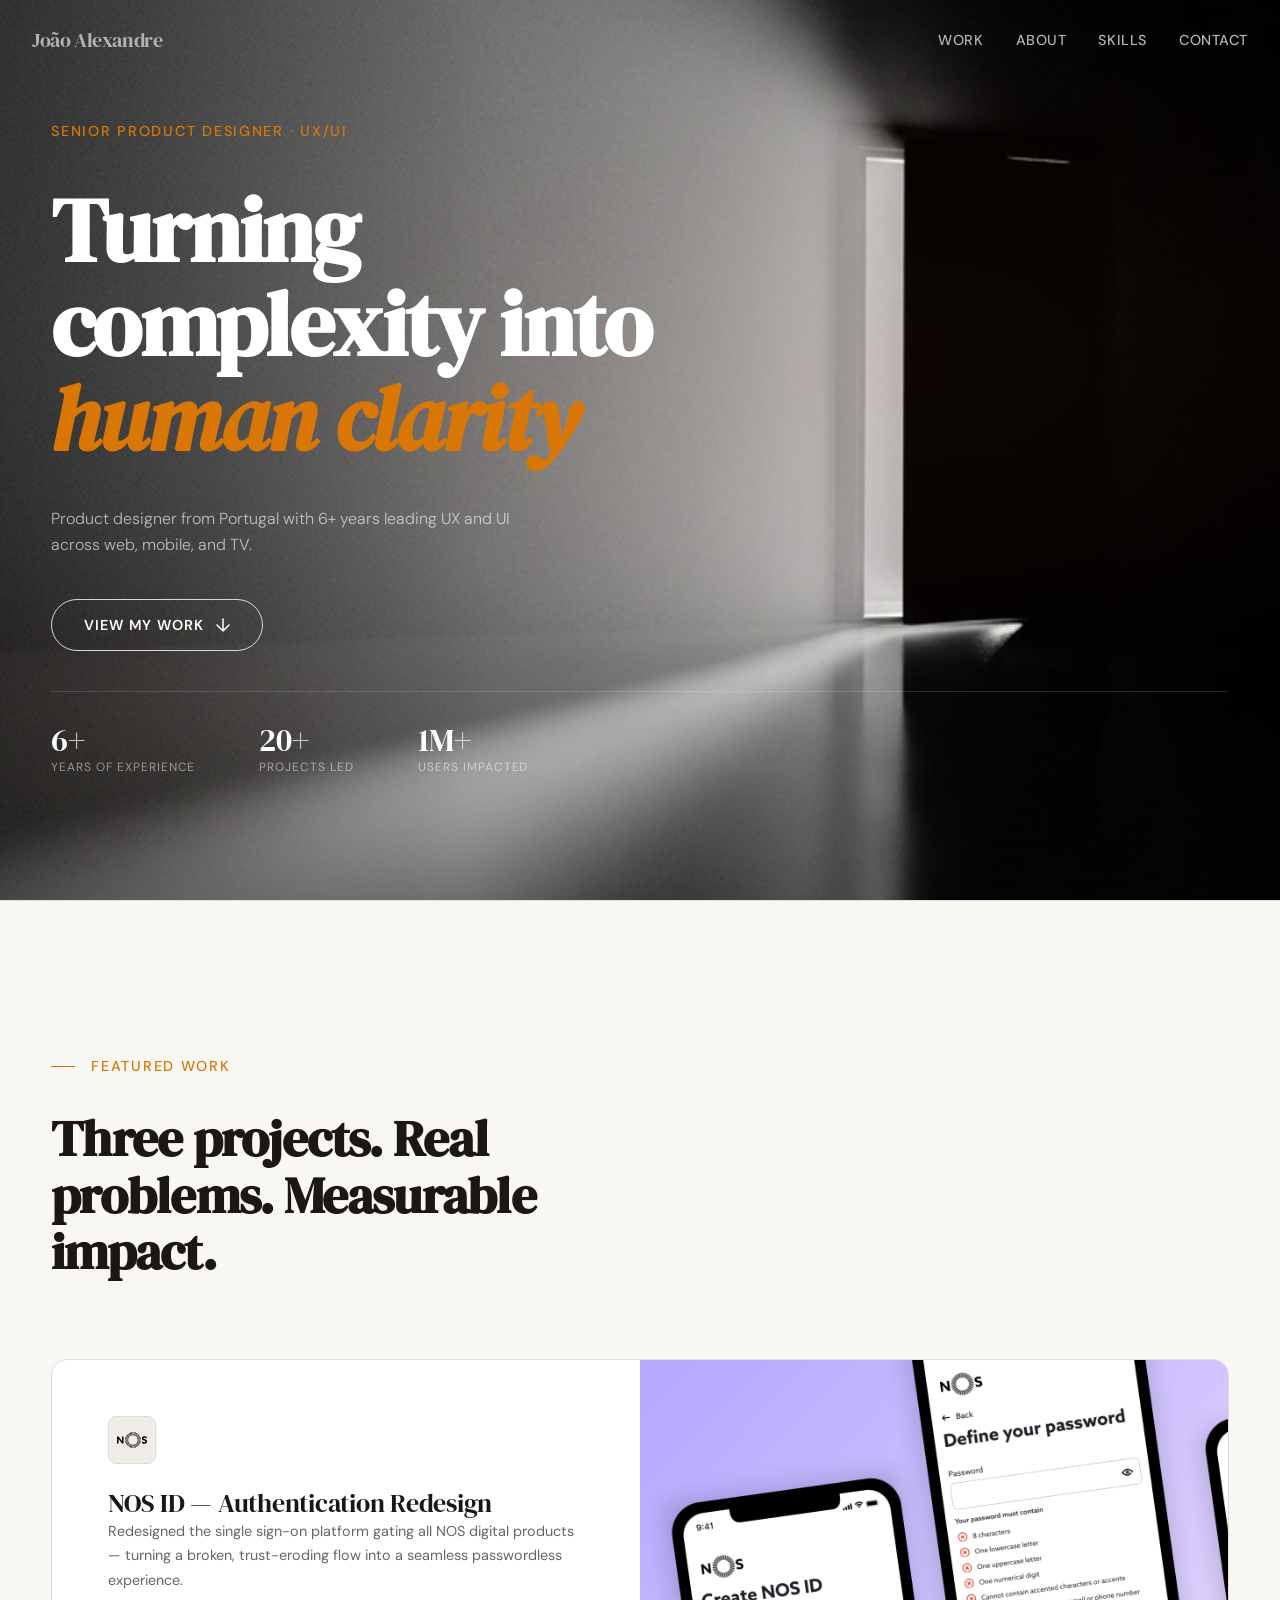
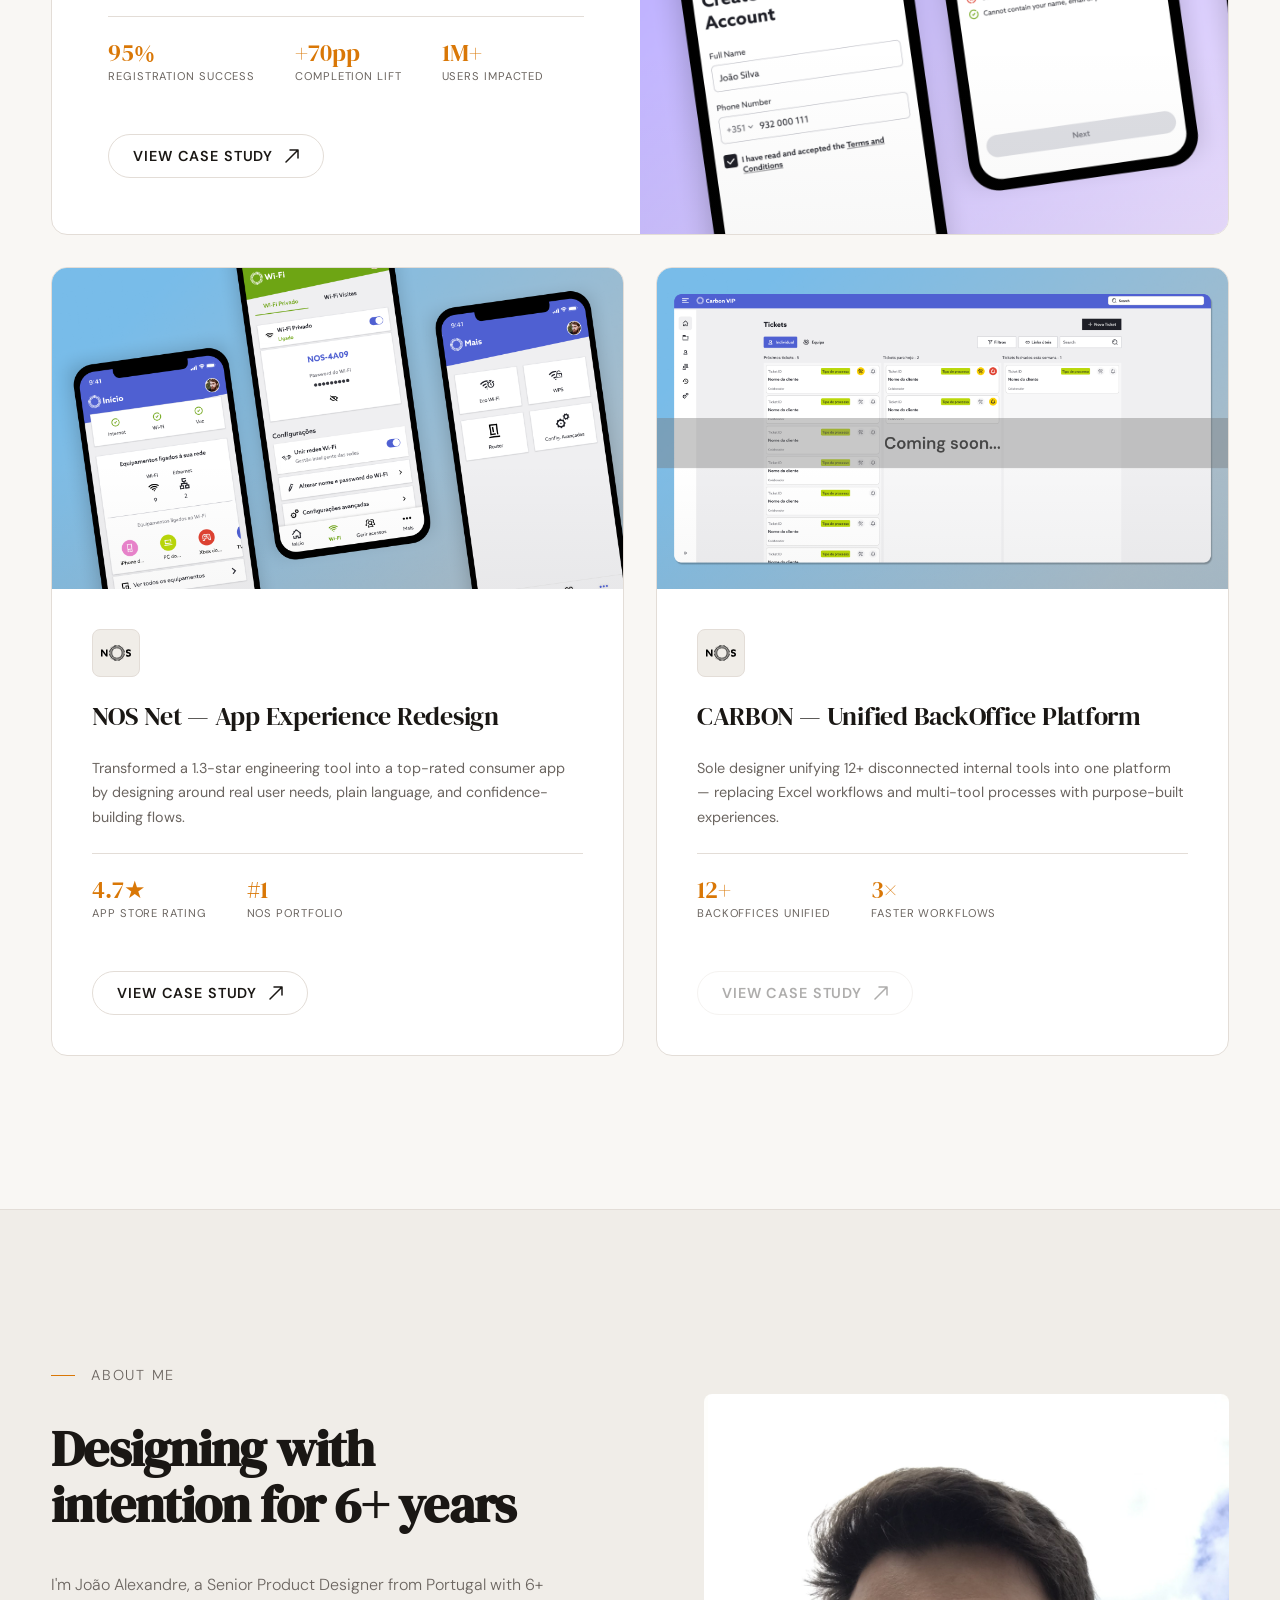
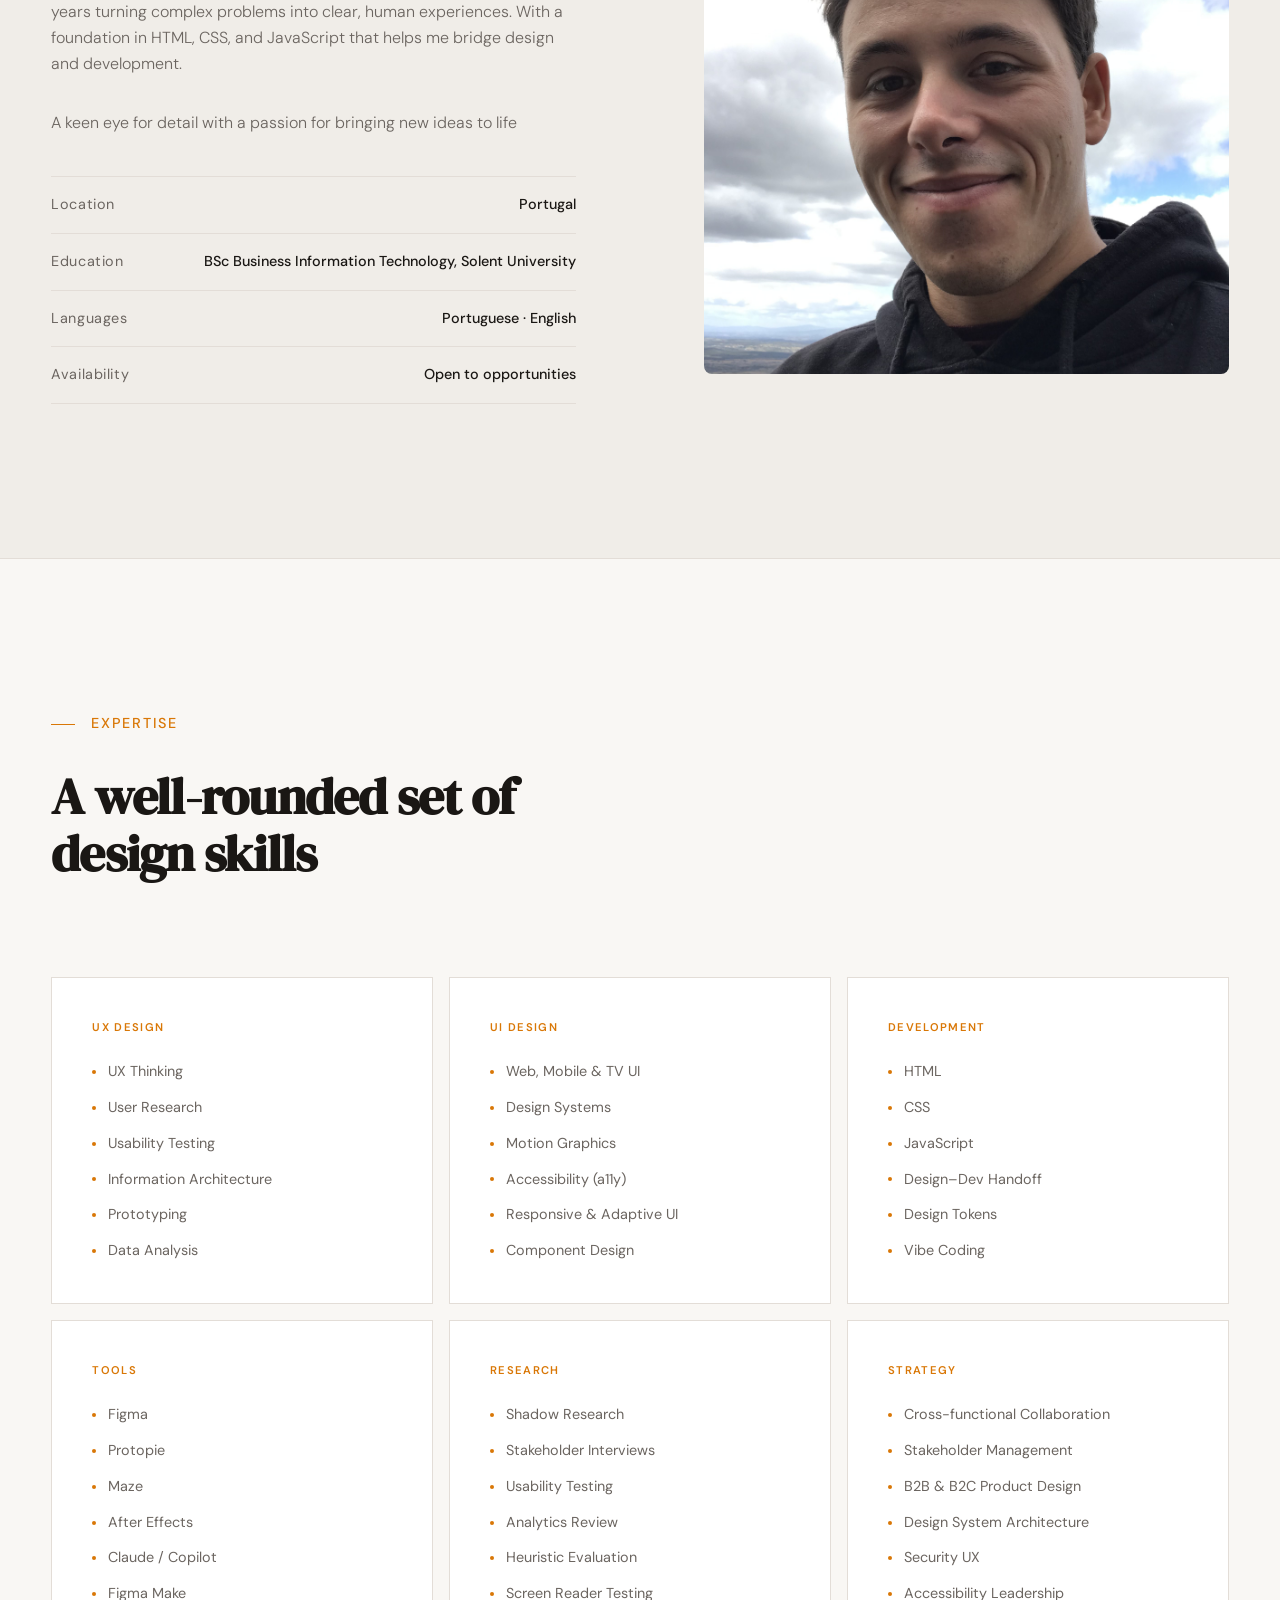
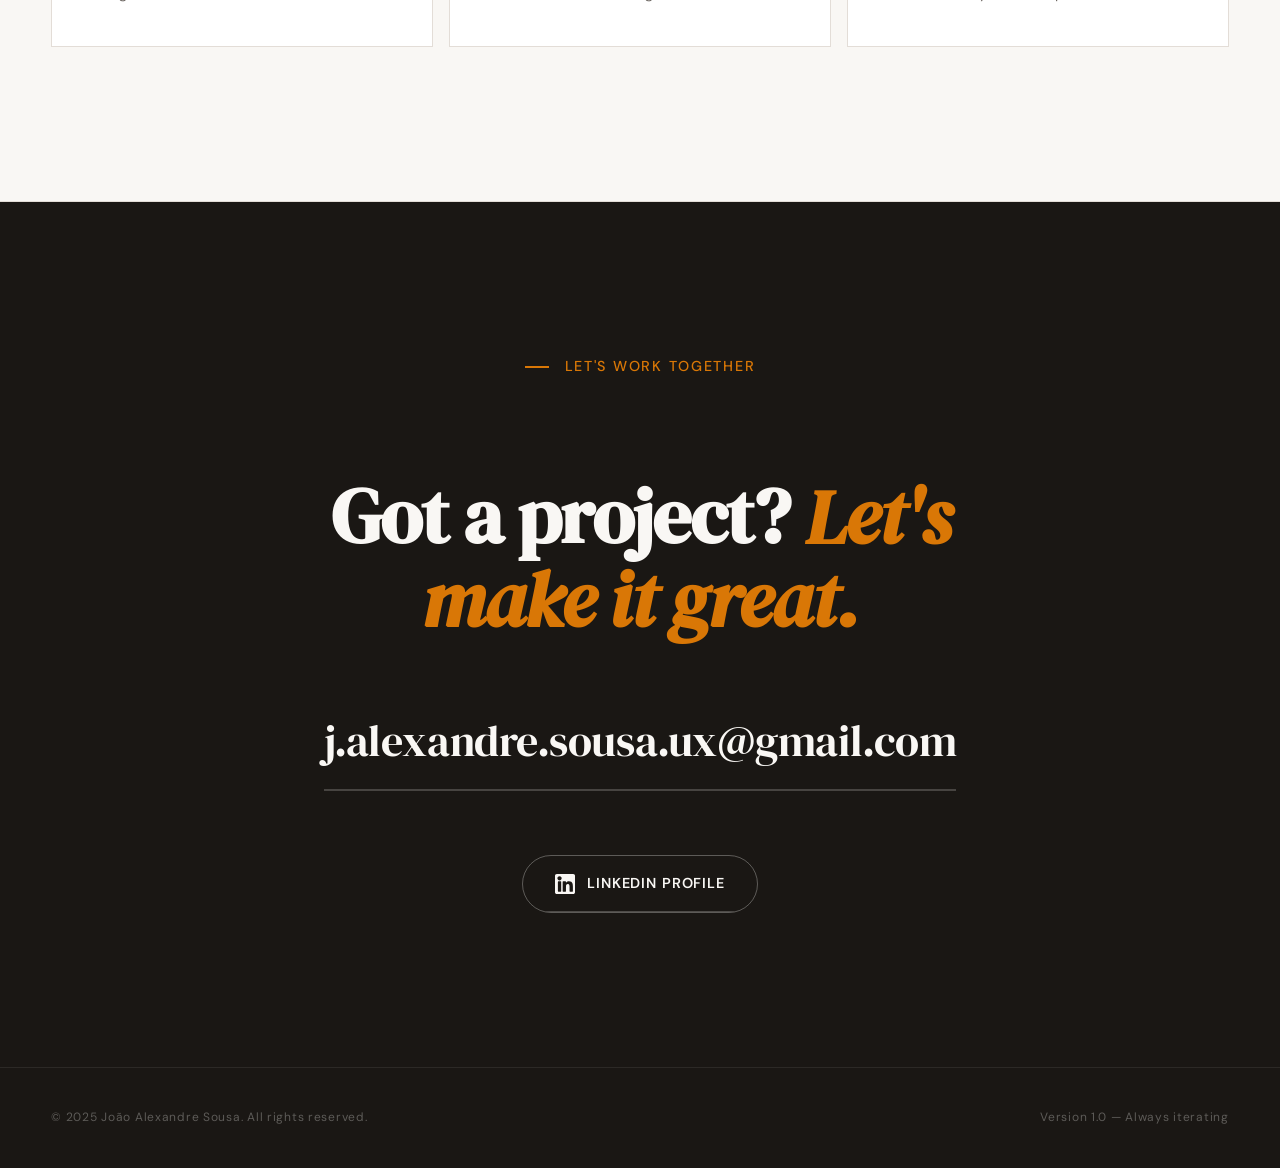
<file: index.html>
<!DOCTYPE html>
<html lang="en">
<head>
  <meta charset="UTF-8" />
  <meta name="viewport" content="width=device-width, initial-scale=1.0" />
  <title>João Alexandre Sousa — Senior Product Designer</title>

  <link rel="preconnect" href="https://fonts.googleapis.com" />
  <link rel="preconnect" href="https://fonts.gstatic.com" crossorigin />
  <link href="https://fonts.googleapis.com/css2?family=DM+Sans:ital,opsz,wght@0,9..40,300;0,9..40,400;0,9..40,500;0,9..40,600;1,9..40,300&family=DM+Serif+Display:ital@0;1&display=swap" rel="stylesheet" />

  <link rel="stylesheet" href="css/tokens.css" />
  <link rel="stylesheet" href="css/base.css" />
  <link rel="stylesheet" href="css/animations.css" />
  <link rel="stylesheet" href="css/layout.css" />
  <link rel="stylesheet" href="css/nav.css" />
  <link rel="stylesheet" href="css/hero.css" />
  <link rel="stylesheet" href="css/components.css" />
  <link rel="stylesheet" href="css/case-studies.css" />
  <link rel="stylesheet" href="css/overlay.css" />
  <link rel="stylesheet" href="css/about.css" />
  <link rel="stylesheet" href="css/skills.css" />
  <link rel="stylesheet" href="css/contact.css" />
  <link rel="stylesheet" href="css/responsive.css" />
</head>
<body>

  <!-- PAGE CURTAIN -->
  <div id="curtain" role="presentation" aria-hidden="true"></div>

  <!-- ─── NAVIGATION ─── -->
  <nav aria-label="Main navigation">
    <a href="#hero" class="nav-logo" aria-label="Back to top">João Alexandre</a>
    <ul class="nav-links">
      <li><a href="#case-studies">Work</a></li>
      <li><a href="#about">About</a></li>
      <li><a href="#skills">Skills</a></li>
      <li><a href="#contact">Contact</a></li>
    </ul>
    <button class="nav-hamburger" aria-label="Toggle menu" aria-expanded="false" aria-controls="mobile-nav">
      <span></span>
      <span></span>
      <span></span>
    </button>
  </nav>

  <!-- ─── MOBILE NAV ─── -->
  <div id="mobile-nav" class="mobile-nav" role="dialog" aria-modal="true" aria-label="Navigation menu" aria-hidden="true">
    <ul class="mobile-nav-links">
      <li><a href="#case-studies">Work</a></li>
      <li><a href="#about">About</a></li>
      <li><a href="#skills">Skills</a></li>
      <li><a href="#contact">Contact</a></li>
    </ul>
  </div>

  <!-- ─── HERO ─── -->
  <section id="hero" aria-labelledby="hero-heading">
    <div class="container">
      <div class="hero-inner">
        <p class="hero-role">Senior Product Designer · UX/UI</p>
        <h1 id="hero-heading" class="hero-tagline">
          Turning complexity into <em>human clarity</em>
        </h1>
        <p class="hero-bio">
          Product designer from Portugal with 6+ years leading UX and UI across web, mobile, and TV.
        </p>
        <div class="hero-cta">
          <button class="btn" onclick="document.getElementById('case-studies').scrollIntoView({behavior:'smooth'})" aria-label="Scroll to featured case studies">
            <span>View My Work</span>
            <svg width="14" height="14" viewBox="0 0 14 14" fill="none" aria-hidden="true">
              <path d="M7 1v12M1 7l6 6 6-6" stroke="currentColor" stroke-width="1.5" stroke-linecap="round" stroke-linejoin="round"/>
            </svg>
          </button>
        </div>
        <div class="hero-stats" aria-label="Quick stats">
          <div class="hero-stat">
            <span class="hero-stat-value">6+</span>
            <span class="hero-stat-label">Years of experience</span>
          </div>
          <div class="hero-stat">
            <span class="hero-stat-value">20+</span>
            <span class="hero-stat-label">Projects led</span>
          </div>
          <div class="hero-stat">
            <span class="hero-stat-value">1M+</span>
            <span class="hero-stat-label">Users impacted</span>
          </div>
        </div>
      </div>
    </div>
  </section>

  <!-- ─── CASE STUDIES ─── -->
  <section id="case-studies" aria-labelledby="cs-heading">
    <div class="container">
      <div class="cs-header reveal">
        <div>
          <p class="section-label">Featured Work</p>
          <h2 id="cs-heading" class="section-title">Three projects. Real problems. Measurable impact.</h2>
        </div>
      </div>

      <div class="cs-grid">

        <!-- Card 1 — Featured -->
        <article class="case-card reveal" role="article" onclick="location.href='nosid.html'" tabindex="0" aria-label="Open case study: NOS ID Authentication Redesign">
          <div class="card-body">
            <div>
              <img class="card-logo" src="assets/homepage/nos_logo.svg" alt="NOS logo">
            </div>
            <div>
              <p class="card-tagline">NOS ID — Authentication Redesign</p>
              <p class="card-desc">Redesigned the single sign-on platform gating all NOS digital products — turning a broken, trust-eroding flow into a seamless passwordless experience.</p>
            </div>
            <div class="card-metrics" aria-label="Project metrics">
              <div class="metric">
                <span class="metric-value">95%</span>
                <span class="metric-label">Registration success</span>
              </div>
              <div class="metric">
                <span class="metric-value">+70pp</span>
                <span class="metric-label">Completion lift</span>
              </div>
              <div class="metric">
                <span class="metric-value">1M+</span>
                <span class="metric-label">Users impacted</span>
              </div>
            </div>
            <button class="card-cta" aria-label="View full case study: NOS ID Authentication Redesign">
              View Case Study
              <svg viewBox="0 0 14 14" fill="none" aria-hidden="true">
                <path d="M1 13L13 1M13 1H5M13 1v8" stroke="currentColor" stroke-width="1.5" stroke-linecap="round" stroke-linejoin="round"/>
              </svg>
            </button>
          </div>
          <div class="card-image">
            <img src="assets/homepage/card_img_nosid.png" alt="NOS ID project preview">
          </div>
        </article>

        <!-- Card 2 -->
        <article class="case-card reveal reveal-delay-1" role="article" onclick="location.href='nosnet.html'" tabindex="0" aria-label="Open case study: NOS Net App Experience">
          <div class="card-image">
            <img src="assets/homepage/card_img_nosnet.png" alt="NOS Net project preview">
          </div>
          <div class="card-body">
            <img class="card-logo" src="assets/homepage/nos_logo.svg" alt="NOS logo">
            <p class="card-tagline">NOS Net — App Experience Redesign</p>
            <p class="card-desc">Transformed a 1.3-star engineering tool into a top-rated consumer app by designing around real user needs, plain language, and confidence-building flows.</p>
            <div class="card-metrics" aria-label="Project metrics">
              <div class="metric">
                <span class="metric-value">4.7★</span>
                <span class="metric-label">App store rating</span>
              </div>
              <div class="metric">
                <span class="metric-value">#1</span>
                <span class="metric-label">NOS portfolio</span>
              </div>
            </div>
            <button class="card-cta" aria-label="View full case study: NOS Net App Experience">
              View Case Study
              <svg viewBox="0 0 14 14" fill="none" aria-hidden="true">
                <path d="M1 13L13 1M13 1H5M13 1v8" stroke="currentColor" stroke-width="1.5" stroke-linecap="round" stroke-linejoin="round"/>
              </svg>
            </button>
          </div>
        </article>

        <!-- Card 3 -->
        <article class="case-card reveal reveal-delay-2" role="article" style="cursor: url('assets/generic/locked_cursor.svg'), auto;" aria-label="CARBON Unified BackOffice">
          <div class="card-image">
            <img src="assets/homepage/card_img_carbon.png" alt="CARBON project preview">
          </div>
          <div class="card-body">
            <img class="card-logo" src="assets/homepage/nos_logo.svg" alt="NOS logo">
            <p class="card-tagline">CARBON — Unified BackOffice Platform</p>
            <p class="card-desc">Sole designer unifying 12+ disconnected internal tools into one platform — replacing Excel workflows and multi-tool processes with purpose-built experiences.</p>
            <div class="card-metrics" aria-label="Project metrics">
              <div class="metric">
                <span class="metric-value">12+</span>
                <span class="metric-label">BackOffices unified</span>
              </div>
              <div class="metric">
                <span class="metric-value">3×</span>
                <span class="metric-label">Faster workflows</span>
              </div>
            </div>
            <button class="card-cta" disabled aria-label="Case study coming soon" aria-disabled="true">
              View Case Study
              <svg viewBox="0 0 14 14" fill="none" aria-hidden="true">
                <path d="M1 13L13 1M13 1H5M13 1v8" stroke="currentColor" stroke-width="1.5" stroke-linecap="round" stroke-linejoin="round"/>
              </svg>
            </button>
          </div>
        </article>

      </div>
    </div>
  </section>

  <!-- ─── ABOUT ─── -->
  <section id="about" aria-labelledby="about-heading">
    <div class="container">
      <div class="about-grid">
        <div class="about-text reveal">
          <p class="section-label">About Me</p>
          <h2 id="about-heading" class="section-title">Designing with intention for 6+ years</h2>
          <p>I'm João Alexandre, a Senior Product Designer from Portugal with 6+ years turning complex problems into clear, human experiences. With a foundation in HTML, CSS, and JavaScript that helps me bridge design and development.</p>
          <p>A keen eye for detail with a passion for bringing new ideas to life</p>
          <div class="about-meta" aria-label="Personal details">
            <div class="about-meta-row"><span>Location</span><span>Portugal</span></div>
            <div class="about-meta-row"><span>Education</span><span>BSc Business Information Technology, Solent University</span></div>
            <div class="about-meta-row"><span>Languages</span><span>Portuguese · English</span></div>
            <div class="about-meta-row"><span>Availability</span><span>Open to opportunities</span></div>
          </div>
        </div>
        <div class="about-images reveal reveal-delay-2">
          <img class="about-photo" src="assets/photo.png" alt="João Alexandre">
        </div>
      </div>
    </div>
  </section>

  <!-- ─── SKILLS ─── -->
  <section id="skills" aria-labelledby="skills-heading">
    <div class="container">
      <div class="skills-header reveal">
        <p class="section-label">Expertise</p>
        <h2 id="skills-heading" class="section-title">A well-rounded set of design skills</h2>
      </div>

      <div class="skills-grid">
        <div class="skill-category reveal reveal-delay-1">
          <p class="skill-category-title">UX Design</p>
          <ul class="skill-list" aria-label="UX design skills">
            <li>UX Thinking</li>
            <li>User Research</li>
            <li>Usability Testing</li>
            <li>Information Architecture</li>
            <li>Prototyping</li>
            <li>Data Analysis</li>
          </ul>
        </div>

        <div class="skill-category reveal reveal-delay-2">
          <p class="skill-category-title">UI Design</p>
          <ul class="skill-list" aria-label="UI design skills">
            <li>Web, Mobile &amp; TV UI</li>
            <li>Design Systems</li>
            <li>Motion Graphics</li>
            <li>Accessibility (a11y)</li>
            <li>Responsive &amp; Adaptive UI</li>
            <li>Component Design</li>
          </ul>
        </div>

        <div class="skill-category reveal reveal-delay-3">
          <p class="skill-category-title">Development</p>
          <ul class="skill-list" aria-label="Development skills">
            <li>HTML</li>
            <li>CSS</li>
            <li>JavaScript</li>
            <li>Design–Dev Handoff</li>
            <li>Design Tokens</li>
            <li>Vibe Coding</li>
          </ul>
        </div>

        <div class="skill-category reveal reveal-delay-1">
          <p class="skill-category-title">Tools</p>
          <ul class="skill-list" aria-label="Design tools">
            <li>Figma</li>
            <li>Protopie</li>
            <li>Maze</li>
            <li>After Effects</li>
            <li>Claude / Copilot</li>
            <li>Figma Make</li>
          </ul>
        </div>

        <div class="skill-category reveal reveal-delay-2">
          <p class="skill-category-title">Research</p>
          <ul class="skill-list" aria-label="Research skills">
            <li>Shadow Research</li>
            <li>Stakeholder Interviews</li>
            <li>Usability Testing</li>
            <li>Analytics Review</li>
            <li>Heuristic Evaluation</li>
            <li>Screen Reader Testing</li>
          </ul>
        </div>

        <div class="skill-category reveal reveal-delay-3">
          <p class="skill-category-title">Strategy</p>
          <ul class="skill-list" aria-label="Strategy skills">
            <li>Cross-functional Collaboration</li>
            <li>Stakeholder Management</li>
            <li>B2B &amp; B2C Product Design</li>
            <li>Design System Architecture</li>
            <li>Security UX</li>
            <li>Accessibility Leadership</li>
          </ul>
        </div>
      </div>
    </div>
  </section>

  <!-- ─── CONTACT ─── -->
  <section id="contact" aria-labelledby="contact-heading">
    <div class="container">
      <div class="contact-inner reveal">
        <p class="section-label">Let's Work Together</p>
        <h2 id="contact-heading" class="contact-tagline">
          Got a project? <em>Let's make it great.</em>
        </h2>
        <a href="mailto:j.alexandre.sousa.ux@gmail.com" class="contact-email" aria-label="Send an email to j.alexandre.sousa.ux@gmail.com">
          j.alexandre.sousa.ux@gmail.com
        </a>
        <div class="contact-actions">
          <a
            href="https://linkedin.com/in/jalexmps"
            target="_blank"
            rel="noopener noreferrer"
            class="btn btn--inverse"
            role="link"
            aria-label="Open LinkedIn profile in a new tab"
          >
            <svg width="20" height="20" viewBox="0 0 376 376" fill="none" xmlns="http://www.w3.org/2000/svg" aria-hidden="true"><g clip-path="url(#linkedin-clip)"><path d="M341.988 0H34.0123C15.228 0 0 15.228 0 34.0123V341.987C0 360.772 15.228 376 34.0123 376H341.987C360.772 376 376 360.772 376 341.987V34.0123C376 15.228 360.772 0 341.988 0ZM116.35 324.663C116.35 330.13 111.919 334.561 106.452 334.561H64.3186C58.8519 334.561 54.4206 330.13 54.4206 324.663V148.041C54.4206 142.574 58.8519 138.143 64.3186 138.143H106.452C111.919 138.143 116.35 142.574 116.35 148.041V324.663ZM85.3855 121.493C63.2792 121.493 45.3582 103.572 45.3582 81.466C45.3582 59.3598 63.2792 41.4387 85.3855 41.4387C107.492 41.4387 125.413 59.3598 125.413 81.466C125.413 103.572 107.493 121.493 85.3855 121.493ZM336.54 325.46C336.54 330.486 332.465 334.561 327.439 334.561H282.226C277.201 334.561 273.126 330.486 273.126 325.46V242.614C273.126 230.256 276.751 188.458 240.828 188.458C212.964 188.458 207.312 217.067 206.177 229.906V325.46C206.177 330.486 202.103 334.561 197.076 334.561H153.348C148.322 334.561 144.247 330.486 144.247 325.46V147.243C144.247 142.218 148.322 138.143 153.348 138.143H197.076C202.102 138.143 206.177 142.218 206.177 147.243V162.652C216.509 147.147 231.864 135.179 264.557 135.179C336.954 135.179 336.54 202.816 336.54 239.979V325.46Z" fill="currentColor"/></g><defs><clipPath id="linkedin-clip"><rect width="376" height="376" fill="white"/></clipPath></defs></svg>
            <span>LinkedIn Profile</span>
          </a>
        </div>
      </div>
    </div>
  </section>

  <!-- ─── FOOTER ─── -->
  <footer role="contentinfo">
    <div class="container">
      <div class="footer-inner">
        <span>© 2025 João Alexandre Sousa. All rights reserved.</span>
        <span>Version 1.0 — Always iterating</span>
      </div>
    </div>
  </footer>

  <!-- ─── CASE STUDY OVERLAY ─── -->
  <div id="cs-overlay" class="cs-overlay" role="dialog" aria-modal="true" aria-labelledby="overlay-title" aria-hidden="true">
    <nav class="overlay-nav" aria-label="Case study navigation">
      <button class="overlay-back" onclick="closeCaseStudy()" aria-label="Back to portfolio">
        <svg viewBox="0 0 16 16" fill="none" aria-hidden="true">
          <path d="M10 13L5 8l5-5" stroke="currentColor" stroke-width="1.5" stroke-linecap="round" stroke-linejoin="round"/>
        </svg>
        Back to Work
      </button>
      <span style="font-size:0.75rem; letter-spacing:0.08em; text-transform:uppercase; color:var(--col-ink-muted)" id="overlay-label">Case Study</span>
    </nav>

    <div class="overlay-content">

      <div class="overlay-hero-image" aria-label="Case study hero image placeholder">
        <svg width="40" height="40" viewBox="0 0 40 40" fill="none" aria-hidden="true">
          <rect x="4" y="4" width="32" height="32" rx="2" stroke="currentColor" stroke-width="1.5"/>
          <circle cx="14" cy="16" r="4" stroke="currentColor" stroke-width="1.5"/>
          <path d="M4 28l8-6 6 5 6-7 12 9" stroke="currentColor" stroke-width="1.5" stroke-linecap="round"/>
        </svg>
        <span style="font-size:0.75rem;letter-spacing:0.08em;text-transform:uppercase;margin-left:12px;opacity:0.5">Hero Image Placeholder</span>
      </div>

      <div id="overlay-tags" class="overlay-tags" aria-label="Project tags"></div>

      <h1 id="overlay-title" class="overlay-title"></h1>
      <p id="overlay-subtitle" class="overlay-subtitle"></p>

      <div class="overlay-meta">
        <div class="overlay-meta-item">
          <h4>Role</h4>
          <p id="overlay-role"></p>
        </div>
        <div class="overlay-meta-item">
          <h4>Timeline</h4>
          <p id="overlay-timeline"></p>
        </div>
        <div class="overlay-meta-item">
          <h4>Team</h4>
          <p id="overlay-team"></p>
        </div>
      </div>

      <div id="overlay-metrics" class="overlay-metrics-row" aria-label="Project outcomes"></div>

      <div class="overlay-body">
        <aside class="overlay-sidebar">
          <h3>The Challenge</h3>
          <p id="overlay-challenge" class="overlay-sidebar-text"></p>
          <h3 class="overlay-sidebar-h3">My Approach</h3>
          <p id="overlay-approach" class="overlay-sidebar-text"></p>
        </aside>

        <div class="overlay-main">
          <div id="overlay-body-text"></div>

          <div class="overlay-image-block" aria-label="Case study image placeholder">
            <span style="font-size:0.75rem;letter-spacing:0.08em;text-transform:uppercase;opacity:0.5">Image Placeholder</span>
          </div>

          <div class="overlay-image-block" aria-label="Case study image placeholder">
            <span style="font-size:0.75rem;letter-spacing:0.08em;text-transform:uppercase;opacity:0.5">Image Placeholder</span>
          </div>
        </div>
      </div>

    </div>
  </div>

  <script src="js/reveal.js"></script>
  <script src="js/parallax.js"></script>
  <script src="js/case-studies.js"></script>
  <script src="js/nav.js"></script>

</body>
</html>
</file>
<file: css/tokens.css>
:root {
  --space: 8px;

  --col-bg:        #F9F7F4;
  --col-surface:   #F0EDE8;
  --col-ink:       #1A1714;
  --col-ink-muted: #6B6560;
  --col-accent:    #D97706;
  --col-accent-lt: #F2E0D5;
  --col-border:    #E3DDD7;
  --col-card-bg:   #FFFFFF;

  --font-display: 'DM Serif Display', Georgia, serif;
  --font-body:    'DM Sans', sans-serif;

  --h1: clamp(3rem, 7vw, 7rem);
  --h2: clamp(2rem, 4vw, 3.5rem);
  --h3: clamp(1.25rem, 2vw, 1.75rem);
  --body-lg: clamp(1rem, 1.2vw, 1.125rem);
  --body-sm: 0.9rem;

  --section-gap: clamp(80px, 12vw, 160px);
  --container: min(1200px, 92vw);

  --ease-out: cubic-bezier(0.22, 1, 0.36, 1);
  --ease-in-out: cubic-bezier(0.65, 0, 0.35, 1);
}
</file>
<file: css/base.css>
*, *::before, *::after { box-sizing: border-box; margin: 0; padding: 0; }

html { scroll-behavior: smooth; }

body {
  font-family: var(--font-body);
  font-size: var(--body-lg);
  background: var(--col-bg);
  color: var(--col-ink);
  line-height: 1.65;
  overflow-x: hidden;
}

img { display: block; max-width: 100%; }
a { color: inherit; }

::-webkit-scrollbar { width: 4px; }
::-webkit-scrollbar-track { background: var(--col-surface); }
::-webkit-scrollbar-thumb { background: var(--col-accent); }

::selection {
  background: var(--col-accent);
  color: #fff;
}
</file>
<file: css/animations.css>
#curtain {
  position: fixed;
  inset: 0;
  background: var(--col-ink);
  z-index: 9999;
  animation: curtainLift 1.1s var(--ease-in-out) 0.3s forwards;
}

@keyframes curtainLift {
  0%   { transform: translateY(0); }
  100% { transform: translateY(-100%); }
}

@keyframes fadeUp {
  to { opacity: 1; transform: translateY(0); }
}

@keyframes slideLine {
  0%   { transform: translateX(-100%); }
  50%  { transform: translateX(0); }
  100% { transform: translateX(100%); }
}

.reveal {
  opacity: 0;
  transform: translateY(24px) scale(0.97);
  transition: opacity 0.65s var(--ease-out), transform 0.9s var(--ease-out);
  will-change: transform, opacity;
}

.reveal.visible {
  opacity: 1;
  transform: translateY(0) scale(1);
  will-change: auto;
}

.reveal-delay-1 { transition-delay: 0.12s; }
.reveal-delay-2 { transition-delay: 0.26s; }
.reveal-delay-3 { transition-delay: 0.44s; }
.reveal-delay-4 { transition-delay: 0.62s; }

@media (prefers-reduced-motion: reduce) {
  .reveal {
    opacity: 1;
    transform: none;
    transition: none;
    will-change: auto;
  }
}
</file>
<file: css/layout.css>
.container {
  width: var(--container);
  margin-inline: auto;
}

section {
  padding: var(--section-gap) 0;
  position: relative;
}

section + section {
  border-top: 1px solid var(--col-border);
}

.parallax-bg {
  will-change: transform;
}

.section-label {
  font-size: var(--body-sm);
  font-weight: 500;
  letter-spacing: 0.12em;
  text-transform: uppercase;
  color: var(--col-accent);
  margin-bottom: calc(var(--space) * 4);
  display: flex;
  align-items: center;
  gap: calc(var(--space) * 2);
}

.section-label::before {
  content: '';
  width: 24px;
  height: 1.5px;
  background: var(--col-accent);
}

.section-title {
  font-family: var(--font-display);
  font-size: var(--h2);
  line-height: 1.1;
  letter-spacing: -0.015em;
  color: var(--col-ink);
  max-width: 22ch;
}
</file>
<file: css/nav.css>
nav {
  position: fixed;
  top: 0; left: 0; right: 0;
  z-index: 102;
  padding: calc(var(--space) * 3) calc(var(--space) * 4);
  display: flex;
  justify-content: space-between;
  align-items: center;
}

.nav-logo {
  font-family: var(--font-display);
  font-size: 1.25rem;
  letter-spacing: -0.02em;
  color: #B3B3B3;
  text-decoration: none;
  transition: color 0.3s var(--ease-out);
}

.nav-links {
  display: flex;
  gap: calc(var(--space) * 4);
  list-style: none;
}

.nav-links a {
  font-size: var(--body-sm);
  font-weight: 500;
  text-decoration: none;
  color: #B3B3B3;
  letter-spacing: 0.04em;
  text-transform: uppercase;
  transition: color 0.3s var(--ease-out);
}

.nav-links a:hover { color: #BF6135; }

/* Scrolled past hero — restore readable ink colors */
nav.nav--scrolled .nav-logo { color: var(--col-ink); }
nav.nav--scrolled .nav-links a { color: var(--col-ink-muted); }
nav.nav--scrolled .nav-links a:hover { color: #BF6135; }

/* ─── HAMBURGER ─── */
.nav-hamburger {
  display: none;
  flex-direction: column;
  justify-content: space-between;
  width: 24px;
  height: 18px;
  background: none;
  border: none;
  cursor: pointer;
  padding: 0;
  z-index: 102;
}

.nav-hamburger span {
  display: block;
  width: 100%;
  height: 2px;
  background: #B3B3B3;
  transition: transform 0.35s var(--ease-out), opacity 0.25s var(--ease-out), background 0.3s var(--ease-out);
  transform-origin: center;
}

nav.nav--scrolled .nav-hamburger span { background: var(--col-ink); }

.nav-hamburger[aria-expanded="true"] span:nth-child(1) {
  transform: translateY(8px) rotate(45deg);
}
.nav-hamburger[aria-expanded="true"] span:nth-child(2) {
  opacity: 0;
  transform: scaleX(0);
}
.nav-hamburger[aria-expanded="true"] span:nth-child(3) {
  transform: translateY(-8px) rotate(-45deg);
}

/* ─── MOBILE NAV ─── */
.mobile-nav {
  position: fixed;
  inset: 0;
  background: var(--col-bg);
  z-index: 101;
  display: flex;
  align-items: center;
  justify-content: center;
  opacity: 0;
  pointer-events: none;
  transition: opacity 0.35s var(--ease-out);
}

.mobile-nav.is-open {
  opacity: 1;
  pointer-events: all;
}

.mobile-nav-links {
  list-style: none;
  text-align: center;
  display: flex;
  flex-direction: column;
  gap: calc(var(--space) * 3);
  padding: 0;
  margin: 0;
}

.mobile-nav-links li {
  opacity: 0;
  transform: translateY(16px);
  transition: opacity 0.35s var(--ease-out), transform 0.35s var(--ease-out);
}

.mobile-nav.is-open .mobile-nav-links li:nth-child(1) { transition-delay: 0.05s; opacity: 1; transform: none; }
.mobile-nav.is-open .mobile-nav-links li:nth-child(2) { transition-delay: 0.10s; opacity: 1; transform: none; }
.mobile-nav.is-open .mobile-nav-links li:nth-child(3) { transition-delay: 0.15s; opacity: 1; transform: none; }
.mobile-nav.is-open .mobile-nav-links li:nth-child(4) { transition-delay: 0.20s; opacity: 1; transform: none; }

.mobile-nav-links a {
  font-family: var(--font-display);
  font-size: clamp(2.5rem, 10vw, 4rem);
  color: var(--col-ink);
  text-decoration: none;
  letter-spacing: -0.02em;
  transition: color 0.2s var(--ease-out);
}

.mobile-nav-links a:hover { color: #BF6135; }
</file>
<file: css/hero.css>
#hero {
  min-height: 100svh;
  display: grid;
  grid-template-rows: 1fr auto;
  padding: calc(var(--space) * 15) 0 calc(var(--space) * 10);
  position: relative;
  overflow: hidden;
  background-image: url('../assets/homepage/hero_bg.png');
  background-size: cover;
  background-position: center;
  background-repeat: no-repeat;
}

#hero::before {
  content: '';
  position: absolute;
  inset: 0;
  background:
    radial-gradient(ellipse 80% 60% at 70% 40%, rgba(192, 90, 42, 0.07) 0%, transparent 70%),
    radial-gradient(ellipse 50% 40% at 10% 80%, rgba(192, 90, 42, 0.04) 0%, transparent 60%);
  pointer-events: none;
}

.hero-inner {
  display: flex;
  flex-direction: column;
  justify-content: center;
  gap: calc(var(--space) * 5);
  position: relative;
}

.hero-role {
  font-size: var(--body-sm);
  font-weight: 500;
  letter-spacing: 0.12em;
  text-transform: uppercase;
  color: var(--col-accent);
  opacity: 0;
  transform: translateY(16px);
  animation: fadeUp 0.7s var(--ease-out) 1.2s forwards;
}

.hero-tagline {
  font-family: var(--font-display);
  font-size: var(--h1);
  line-height: 1.05;
  letter-spacing: -0.02em;
  color: #fff;
  max-width: 16ch;
  opacity: 0;
  transform: translateY(24px);
  animation: fadeUp 0.9s var(--ease-out) 1.4s forwards;
}

.hero-tagline em {
  font-style: italic;
  color: var(--col-accent);
}

.hero-bio {
  max-width: 42ch;
  color: rgba(255, 255, 255, 0.65);
  font-size: var(--body-lg);
  font-weight: 300;
  opacity: 0;
  transform: translateY(16px);
  animation: fadeUp 0.7s var(--ease-out) 1.65s forwards;
}

.hero-cta {
  opacity: 0;
  transform: translateY(16px);
  animation: fadeUp 0.7s var(--ease-out) 1.85s forwards;
}

.hero-stats {
  display: flex;
  gap: calc(var(--space) * 8);
  padding-top: calc(var(--space) * 4);
  border-top: 1px solid rgba(255, 255, 255, 0.15);
  opacity: 0;
  transform: translateY(16px);
  animation: fadeUp 0.7s var(--ease-out) 2s forwards;
}

.hero-stat {
  display: flex;
  flex-direction: column;
  gap: 2px;
}

.hero-stat-value {
  font-family: var(--font-display);
  font-size: clamp(1.5rem, 2.5vw, 2.25rem);
  line-height: 1;
  color: #fff;
}

.hero-stat-label {
  font-size: 0.75rem;
  letter-spacing: 0.08em;
  text-transform: uppercase;
  color: rgba(255, 255, 255, 0.5);
}

.hero-scroll-hint {
  display: flex;
  align-items: center;
  gap: calc(var(--space) * 2);
  color: rgba(255, 255, 255, 0.5);
  font-size: var(--body-sm);
  letter-spacing: 0.08em;
  text-transform: uppercase;
  opacity: 0;
  animation: fadeUp 0.7s var(--ease-out) 2.2s forwards;
  padding-bottom: calc(var(--space) * 2);
}

.scroll-line {
  width: 40px;
  height: 1px;
  background: rgba(255, 255, 255, 0.25);
  position: relative;
  overflow: hidden;
}

.scroll-line::after {
  content: '';
  position: absolute;
  inset: 0;
  background: var(--col-accent);
  transform: translateX(-100%);
  animation: slideLine 1.8s var(--ease-out) 2.5s infinite;
}

#hero .btn {
  border-color: rgba(255, 255, 255, 0.8);
  color: #fff;
}

#hero .btn svg {
  position: relative;
  z-index: 1;
}

#hero .btn::after {
  background: #fff;
}

#hero .btn:hover {
  color: var(--col-ink);
}
</file>
<file: css/components.css>
.btn {
  display: inline-flex;
  align-items: center;
  gap: calc(var(--space) * 1.5);
  padding: calc(var(--space) * 2) calc(var(--space) * 4);
  border: 1.5px solid var(--col-ink);
  font-family: var(--font-body);
  font-size: var(--body-sm);
  font-weight: 600;
  letter-spacing: 0.06em;
  text-transform: uppercase;
  text-decoration: none;
  color: var(--col-ink);
  cursor: pointer;
  background: transparent;
  border-radius: 100px;
  transition: background 0.25s, color 0.25s, border-color 0.25s;
  position: relative;
  overflow: hidden;
}

.btn::after {
  content: '';
  position: absolute;
  inset: 0;
  background: var(--col-ink);
  transform: translateY(100%);
  transition: transform 0.35s var(--ease-out);
  z-index: 0;
}

.btn span { position: relative; z-index: 1; }

.btn:hover { color: var(--col-bg); }
.btn:hover::after { transform: translateY(0); }

.btn--accent {
  border-color: var(--col-accent);
  color: var(--col-accent);
}
.btn--accent::after { background: var(--col-accent); }
.btn--accent:hover { color: #fff; }

.btn--inverse {
  border-color: rgba(249,247,244,0.3);
  color: var(--col-bg);
}
.btn--inverse::after { background: var(--col-bg); }
.btn--inverse:hover { color: var(--col-ink); }
</file>
<file: css/case-studies.css>
#case-studies {
  background: var(--col-bg);
}

.cs-header {
  display: flex;
  justify-content: space-between;
  align-items: flex-end;
  margin-bottom: calc(var(--space) * 10);
  flex-wrap: wrap;
  gap: calc(var(--space) * 4);
}

.cs-grid {
  display: grid;
  grid-template-columns: repeat(2, 1fr);
  gap: calc(var(--space) * 4);
}

.cs-grid .case-card:first-child {
  grid-column: 1 / -1;
}

.case-card {
  background: var(--col-card-bg);
  border: 1px solid var(--col-border);
  border-radius: 16px;
  display: grid;
  grid-template-rows: auto 1fr;
  overflow: hidden;
  cursor: pointer;
  transition: box-shadow 0.35s var(--ease-out), transform 0.35s var(--ease-out);
  text-decoration: none;
  color: inherit;
}

.case-card:hover {
  box-shadow: 0 24px 64px rgba(26, 23, 20, 0.1);
  transform: translateY(-4px);
}

.case-card:first-child {
  grid-template-columns: 1fr 1fr;
  grid-template-rows: 1fr;
}

.case-card:first-child .card-image {
  grid-column: 2;
  grid-row: 1;
  height: 100%;
  min-height: 440px;
}

.case-card:first-child .card-body {
  grid-column: 1;
  grid-row: 1;
  padding: calc(var(--space) * 7);
  display: flex;
  flex-direction: column;
  justify-content: space-between;
  align-items: stretch;
  height: auto;
}

.card-image {
  background: var(--col-surface);
  min-height: 280px;
  position: relative;
  overflow: hidden;
  display: flex;
  align-items: center;
  justify-content: center;
  aspect-ratio: 16/9;
}

.card-image img {
  width: 100%;
  height: 100%;
  object-fit: cover;
  position: absolute;
  inset: 0;
}

.card-image-placeholder {
  display: flex;
  flex-direction: column;
  align-items: center;
  gap: calc(var(--space) * 1.5);
  color: var(--col-ink-muted);
}

.card-image-placeholder svg {
  width: 40px;
  height: 40px;
  opacity: 0.4;
}

.card-image-placeholder span {
  font-size: 0.75rem;
  letter-spacing: 0.08em;
  text-transform: uppercase;
  opacity: 0.5;
}

.card-image::after {
  content: '';
  position: absolute;
  inset: 0;
  background: linear-gradient(to bottom, transparent 60%, rgba(26,23,20,0.03));
}

.card-body {
  padding: calc(var(--space) * 5);
  display: flex;
  flex-direction: column;
  gap: calc(var(--space) * 3);
}

.card-logo {
  width: 48px;
  height: 48px;
  background: var(--col-surface);
  border: 1px solid var(--col-border);
  border-radius: 8px;
  object-fit: contain;
  padding: 8px;
}

.card-tagline {
  font-family: var(--font-display);
  font-size: var(--h3);
  line-height: 1.2;
  letter-spacing: -0.01em;
}

.card-desc {
  color: var(--col-ink-muted);
  font-size: var(--body-sm);
  line-height: 1.7;
}

.card-metrics {
  display: flex;
  gap: calc(var(--space) * 5);
  flex-wrap: wrap;
  padding: calc(var(--space) * 3) 0;
  border-top: 1px solid var(--col-border);
}

.metric {
  display: flex;
  flex-direction: column;
  gap: 2px;
}

.metric-value {
  font-family: var(--font-display);
  font-size: 1.5rem;
  color: var(--col-accent);
  line-height: 1;
}

.metric-label {
  font-size: 0.7rem;
  letter-spacing: 0.08em;
  text-transform: uppercase;
  color: var(--col-ink-muted);
}

.card-cta {
  display: inline-flex;
  align-items: center;
  gap: calc(var(--space) * 1.5);
  font-size: var(--body-sm);
  font-weight: 600;
  letter-spacing: 0.06em;
  text-transform: uppercase;
  color: var(--col-ink);
  text-decoration: none;
  padding: calc(var(--space) * 1.5) calc(var(--space) * 3);
  border: 1.5px solid var(--col-border);
  border-radius: 100px;
  background: transparent;
  cursor: pointer;
  font-family: var(--font-body);
  transition: color 0.25s, border-color 0.25s, background 0.25s;
  align-self: flex-start;
  white-space: nowrap;
  overflow: hidden;
  max-width: 100%;
}

.card-cta:hover {
  color: var(--col-accent);
  border-color: var(--col-accent);
  background: var(--col-accent-lt);
}

.card-cta svg {
  width: 14px;
  height: 14px;
  transition: transform 0.25s var(--ease-out);
}

.card-cta:hover svg { transform: translate(3px, -3px); }

.card-cta:disabled {
  opacity: 0.35;
  cursor: not-allowed;
  pointer-events: none;
}
</file>
<file: css/overlay.css>
.cs-overlay {
  position: fixed;
  inset: 0;
  z-index: 500;
  display: none;
  background: var(--col-bg);
  overflow-y: auto;
  opacity: 0;
  transition: opacity 0.45s var(--ease-out);
}

.cs-overlay.active {
  display: block;
}

.cs-overlay.visible {
  opacity: 1;
}

.overlay-nav {
  position: sticky;
  top: 0;
  background: var(--col-bg);
  border-bottom: 1px solid var(--col-border);
  padding: calc(var(--space) * 2.5) calc(var(--space) * 5);
  display: flex;
  align-items: center;
  justify-content: space-between;
  z-index: 10;
}

.overlay-back {
  display: inline-flex;
  align-items: center;
  gap: calc(var(--space) * 1.5);
  font-size: var(--body-sm);
  font-weight: 600;
  letter-spacing: 0.06em;
  text-transform: uppercase;
  color: var(--col-ink-muted);
  text-decoration: none;
  cursor: pointer;
  background: none;
  border: none;
  font-family: var(--font-body);
  transition: color 0.2s;
}

.overlay-back:hover { color: var(--col-accent); }
.overlay-back svg { width: 16px; height: 16px; }

.overlay-content {
  width: var(--container);
  margin-inline: auto;
  padding: calc(var(--space) * 12) 0 calc(var(--space) * 20);
}

.overlay-hero-image {
  width: 100%;
  aspect-ratio: 16/7;
  background: var(--col-surface);
  margin-bottom: calc(var(--space) * 10);
  display: flex;
  align-items: center;
  justify-content: center;
  color: var(--col-ink-muted);
  gap: calc(var(--space) * 1.5);
}

.overlay-meta {
  display: grid;
  grid-template-columns: 1fr 1fr 1fr;
  gap: calc(var(--space) * 6);
  padding: calc(var(--space) * 6) 0;
  border-top: 1px solid var(--col-border);
  border-bottom: 1px solid var(--col-border);
  margin-bottom: calc(var(--space) * 6);
}

.overlay-meta-item h4 {
  font-size: 0.7rem;
  letter-spacing: 0.1em;
  text-transform: uppercase;
  color: var(--col-ink-muted);
  margin-bottom: calc(var(--space) * 1);
}

.overlay-meta-item p {
  font-weight: 500;
}

.overlay-body {
  display: grid;
  grid-template-columns: 1fr 1.8fr;
  gap: calc(var(--space) * 12);
}

.overlay-sidebar h3 {
  font-family: var(--font-display);
  font-size: var(--h3);
  line-height: 1.2;
  margin-bottom: calc(var(--space) * 4);
}

.overlay-main p {
  color: var(--col-ink-muted);
  margin-bottom: calc(var(--space) * 4);
  line-height: 1.75;
}

.overlay-image-block {
  width: 100%;
  aspect-ratio: 4/3;
  background: var(--col-surface);
  margin: calc(var(--space) * 8) 0;
  display: flex;
  align-items: center;
  justify-content: center;
  color: var(--col-ink-muted);
  font-size: var(--body-sm);
  letter-spacing: 0.06em;
}

.overlay-tags {
  display: flex;
  flex-wrap: wrap;
  gap: calc(var(--space) * 1.5);
  margin-bottom: calc(var(--space) * 4);
}

.overlay-tag {
  font-size: 0.7rem;
  font-weight: 600;
  letter-spacing: 0.1em;
  text-transform: uppercase;
  color: var(--col-accent);
  background: var(--col-accent-lt);
  padding: calc(var(--space) * 0.75) calc(var(--space) * 2);
  border-radius: 100px;
}

.overlay-title {
  font-family: var(--font-display);
  font-size: var(--h2);
  line-height: 1.1;
  letter-spacing: -0.02em;
  margin-bottom: calc(var(--space) * 3);
}

.overlay-subtitle {
  color: var(--col-ink-muted);
  font-size: var(--body-lg);
  max-width: 60ch;
  margin-bottom: calc(var(--space) * 8);
  font-weight: 300;
}

.overlay-metrics-row {
  display: flex;
  flex-wrap: wrap;
  gap: calc(var(--space) * 8);
  padding: calc(var(--space) * 6) 0;
  border-top: 1px solid var(--col-border);
  border-bottom: 1px solid var(--col-border);
  margin-bottom: calc(var(--space) * 10);
}

.overlay-sidebar-text {
  color: var(--col-ink-muted);
  font-size: var(--body-sm);
  line-height: 1.75;
  margin-bottom: calc(var(--space) * 2);
}

.overlay-sidebar-h3 {
  margin-top: calc(var(--space) * 8);
}
</file>
<file: css/about.css>
#about {
  background: var(--col-surface);
}

.about-grid {
  display: grid;
  grid-template-columns: 1fr 1fr;
  gap: calc(var(--space) * 16);
  align-items: center;
}

.about-text .section-title {
  margin-bottom: calc(var(--space) * 5);
}

.about-text p {
  color: var(--col-ink-muted);
  margin-bottom: calc(var(--space) * 4);
  font-weight: 300;
}

.about-images {
  display: flex;
  align-items: center;
  justify-content: center;
  overflow: hidden;
  border-radius: var(--space);
}

.about-photo {
  width: 100%;
  max-height: 580px;
  object-fit: cover;
  object-position: top;
  display: block;
}

.about-meta {
  display: flex;
  flex-direction: column;
  gap: 0;
  margin-top: calc(var(--space) * 5);
  border-top: 1px solid var(--col-border);
}

.about-meta-row {
  display: flex;
  justify-content: space-between;
  align-items: baseline;
  gap: calc(var(--space) * 4);
  padding: calc(var(--space) * 2) 0;
  border-bottom: 1px solid var(--col-border);
  font-size: var(--body-sm);
}

.about-meta-row span:first-child {
  color: var(--col-ink-muted);
  font-weight: 400;
  letter-spacing: 0.04em;
  flex-shrink: 0;
}

.about-meta-row span:last-child {
  color: var(--col-ink);
  font-weight: 500;
  text-align: right;
}
</file>
<file: css/skills.css>
#skills {
  background: var(--col-bg);
}

.skills-header {
  margin-bottom: calc(var(--space) * 12);
}

.skills-grid {
  display: grid;
  grid-template-columns: repeat(3, 1fr);
  gap: calc(var(--space) * 2);
}

.skill-category {
  padding: calc(var(--space) * 5);
  border: 1px solid var(--col-border);
  background: var(--col-card-bg);
  transition: border-color 0.3s, box-shadow 0.3s;
}

.skill-category:hover {
  border-color: var(--col-accent);
  box-shadow: 0 8px 32px rgba(192, 90, 42, 0.08);
}

.skill-category-title {
  font-size: 0.7rem;
  font-weight: 600;
  letter-spacing: 0.12em;
  text-transform: uppercase;
  color: var(--col-accent);
  margin-bottom: calc(var(--space) * 3);
}

.skill-list {
  list-style: none;
  display: flex;
  flex-direction: column;
  gap: calc(var(--space) * 1.5);
}

.skill-list li {
  font-size: var(--body-sm);
  color: var(--col-ink-muted);
  display: flex;
  align-items: center;
  gap: calc(var(--space) * 1.5);
}

.skill-list li::before {
  content: '';
  width: 4px;
  height: 4px;
  border-radius: 50%;
  background: var(--col-accent);
  flex-shrink: 0;
}
</file>
<file: css/contact.css>
#contact {
  background: var(--col-ink);
  color: var(--col-bg);
}

#contact .section-label {
  color: var(--col-accent);
}

#contact .section-label::before {
  background: var(--col-accent);
}

.contact-inner {
  display: flex;
  flex-direction: column;
  align-items: center;
  text-align: center;
  gap: calc(var(--space) * 8);
}

.contact-tagline {
  font-family: var(--font-display);
  font-size: clamp(2.5rem, 6vw, 5.5rem);
  line-height: 1.08;
  letter-spacing: -0.02em;
  color: var(--col-bg);
  max-width: 18ch;
}

.contact-tagline em {
  color: var(--col-accent);
  font-style: italic;
}

.contact-email {
  font-family: var(--font-display);
  font-size: clamp(1.5rem, 3.5vw, 2.75rem);
  color: var(--col-bg);
  text-decoration: none;
  border-bottom: 2px solid rgba(249,247,244,0.2);
  padding-bottom: calc(var(--space) * 1.5);
  transition: border-color 0.3s, color 0.3s;
  letter-spacing: -0.01em;
}

.contact-email:hover {
  color: var(--col-accent);
  border-color: var(--col-accent);
}

.contact-actions {
  display: flex;
  align-items: center;
  gap: calc(var(--space) * 3);
}

footer {
  background: var(--col-ink);
  border-top: 1px solid rgba(249,247,244,0.08);
  padding: calc(var(--space) * 5) 0;
}

.footer-inner {
  display: flex;
  justify-content: space-between;
  align-items: center;
  color: rgba(249,247,244,0.3);
  font-size: 0.75rem;
  letter-spacing: 0.06em;
}
</file>
<file: css/responsive.css>
@media (max-width: 1024px) {
  .cs-grid {
    grid-template-columns: 1fr;
  }
  .case-card:first-child {
    grid-template-columns: 1fr;
    grid-template-rows: auto auto;
  }
  .case-card:first-child .card-image {
    grid-column: 1;
    grid-row: 1;
    min-height: 300px;
  }
  .case-card:first-child .card-body {
    grid-column: 1;
    grid-row: 2;
  }
  .about-grid {
    grid-template-columns: 1fr;
    gap: calc(var(--space) * 10);
  }
  .overlay-body {
    grid-template-columns: 1fr;
  }
  .overlay-meta {
    grid-template-columns: 1fr 1fr;
  }
}

@media (max-width: 768px) {
  .nav-links { display: none; }
  .nav-hamburger { display: flex; }
  nav.nav--scrolled {
    background: rgba(249, 247, 244, 0.92);
    backdrop-filter: blur(12px);
    -webkit-backdrop-filter: blur(12px);
    border-bottom: 1px solid var(--col-border);
  }

  .skills-grid {
    grid-template-columns: 1fr 1fr;
  }

  .overlay-meta {
    grid-template-columns: 1fr;
  }

  .case-card .card-body,
  .case-card:first-child .card-body {
    padding: calc(var(--space) * 2);
  }

  .contact-actions {
    flex-direction: column;
    align-items: stretch;
  }

  .footer-inner {
    flex-direction: column;
    gap: calc(var(--space) * 2);
    text-align: center;
  }
}

@media (max-width: 540px) {
  .skills-grid {
    grid-template-columns: 1fr;
  }
  .about-images {
    grid-template-columns: 1fr;
  }
  .about-img:first-child {
    margin-top: 0;
  }
  .card-metrics {
    gap: calc(var(--space) * 3);
  }
}
</file>
